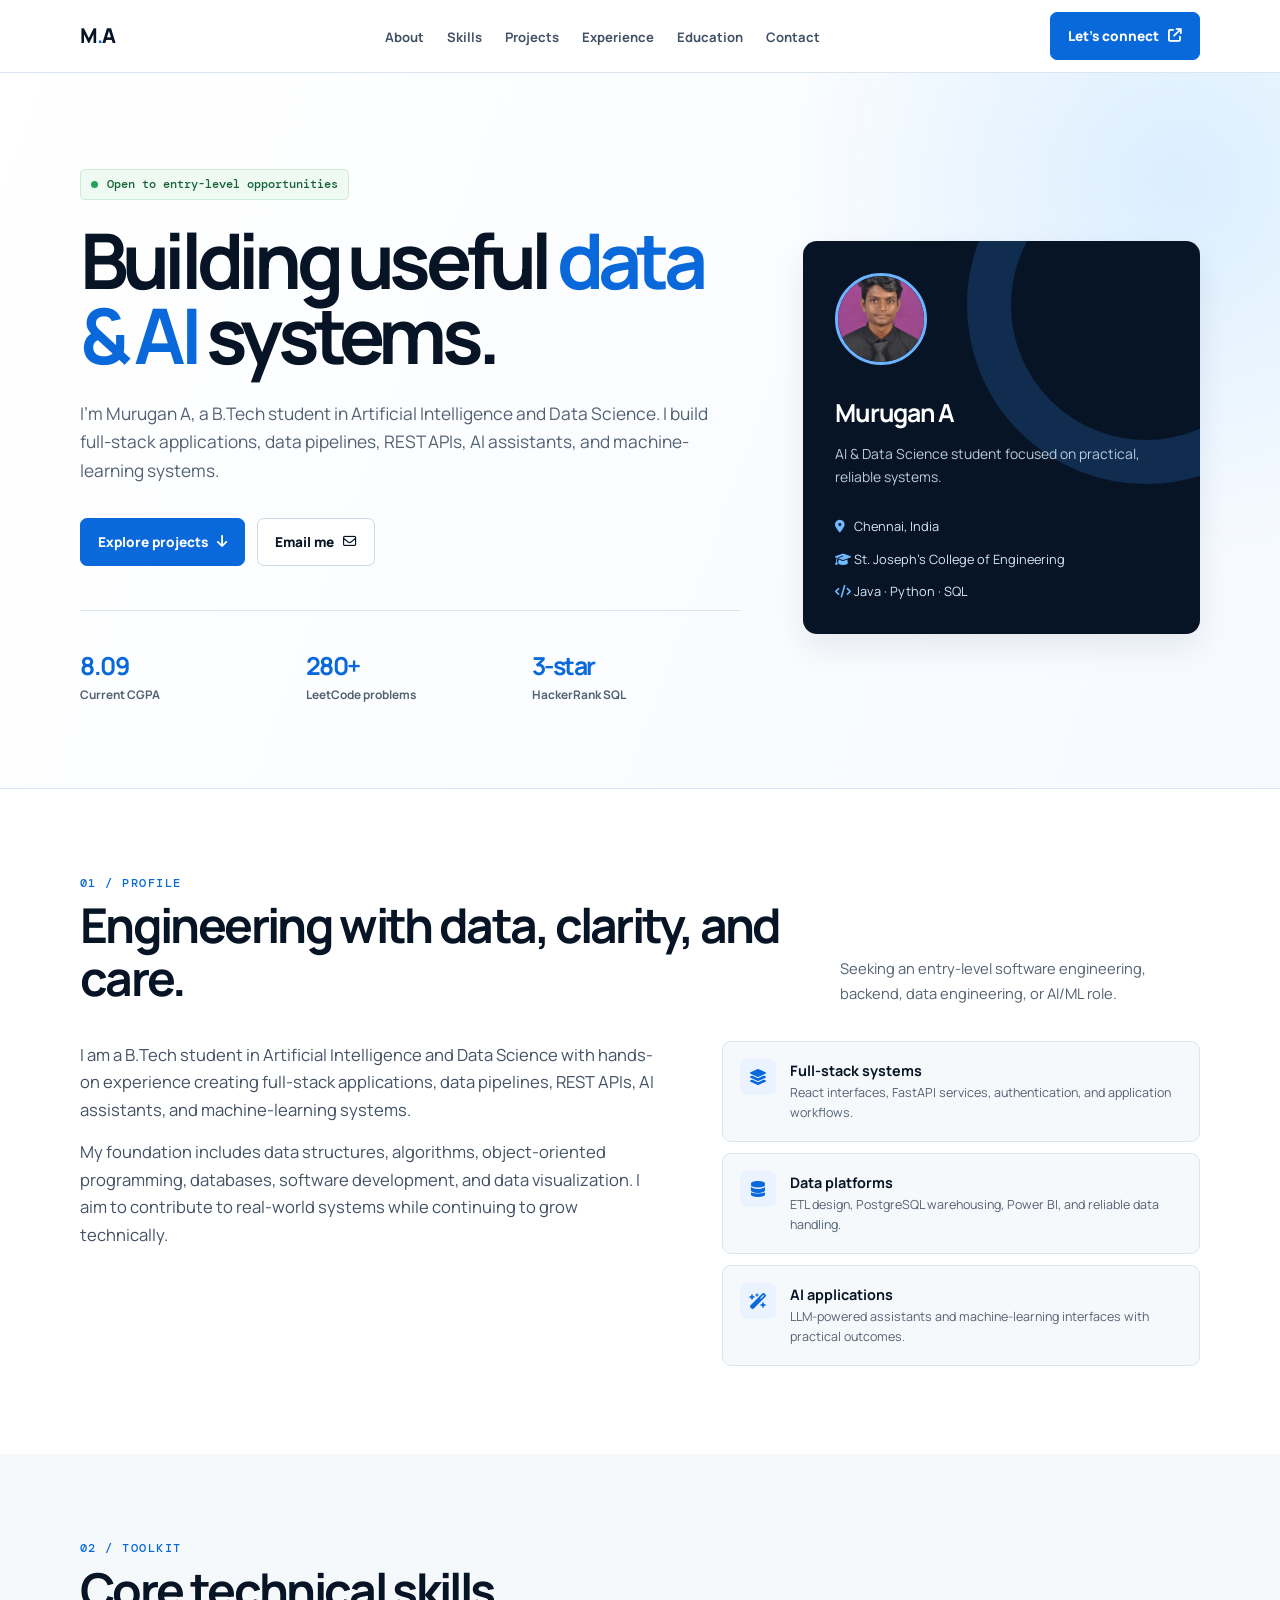
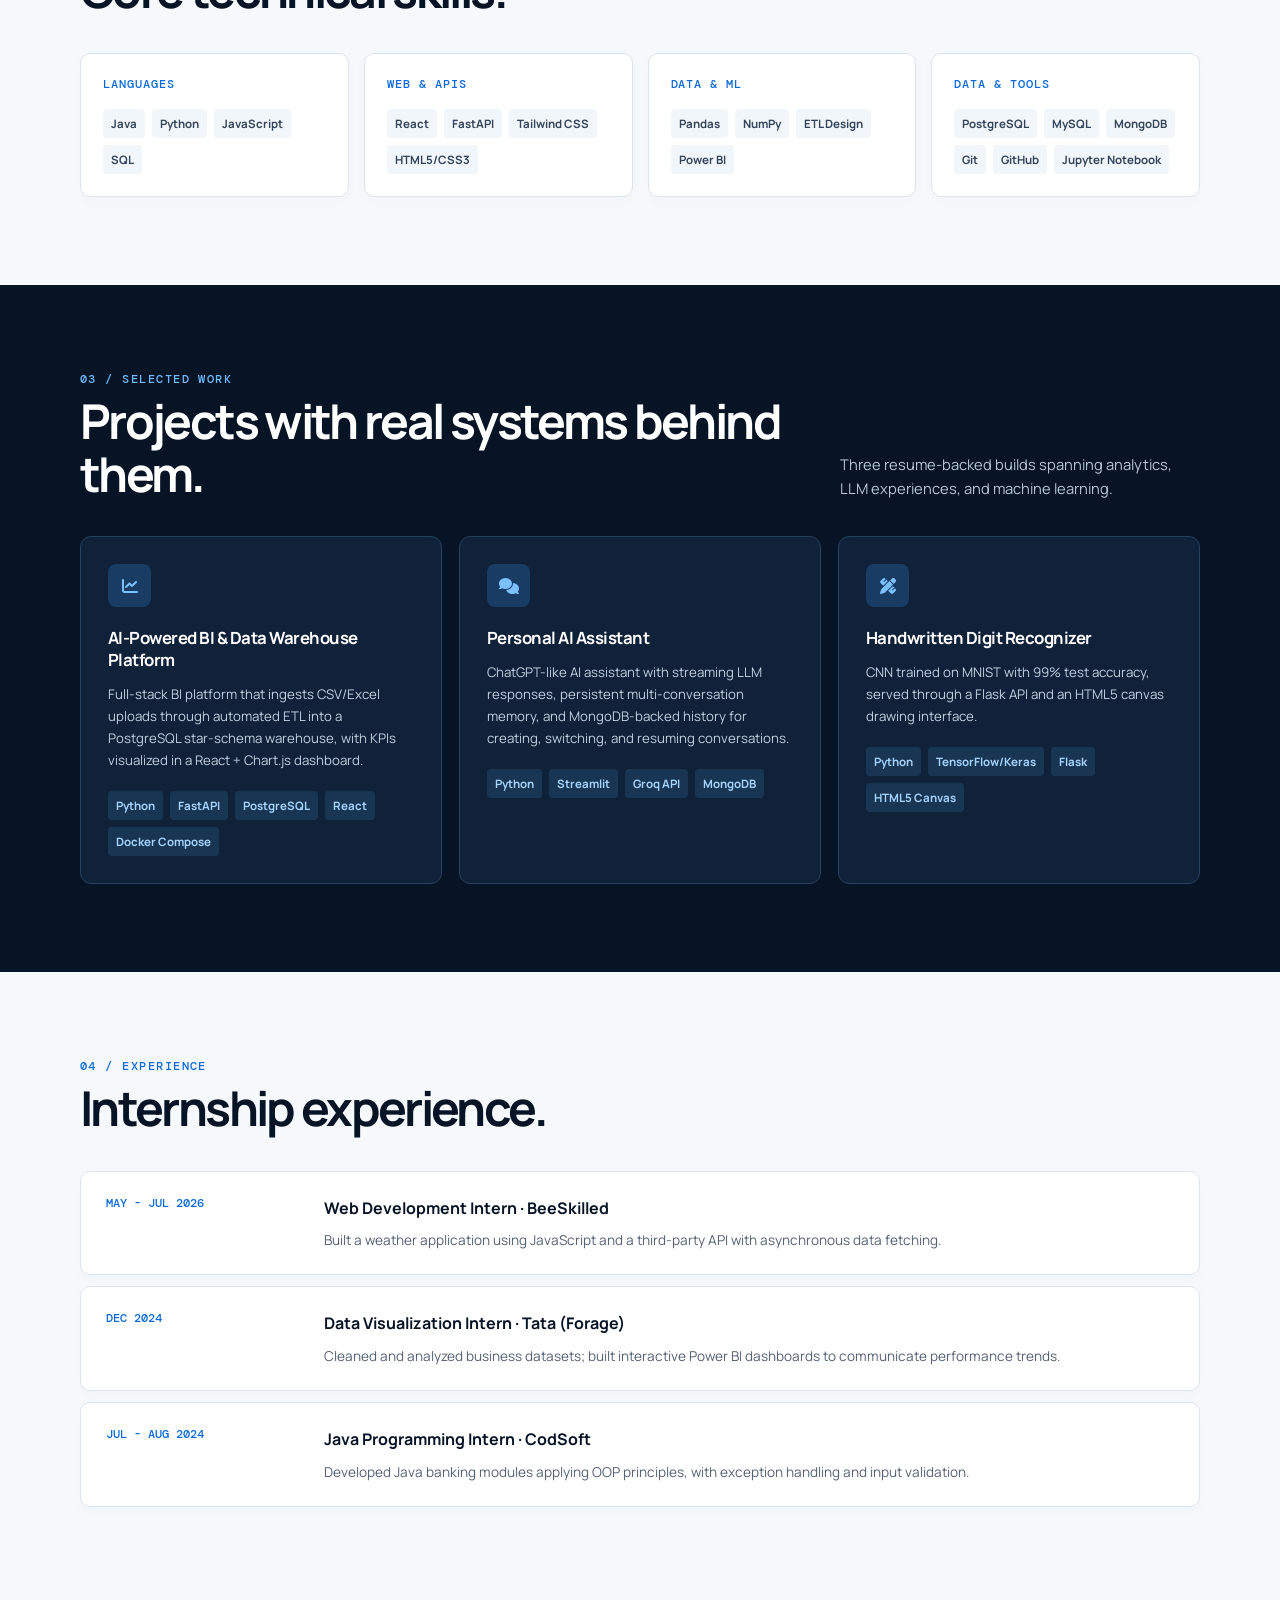
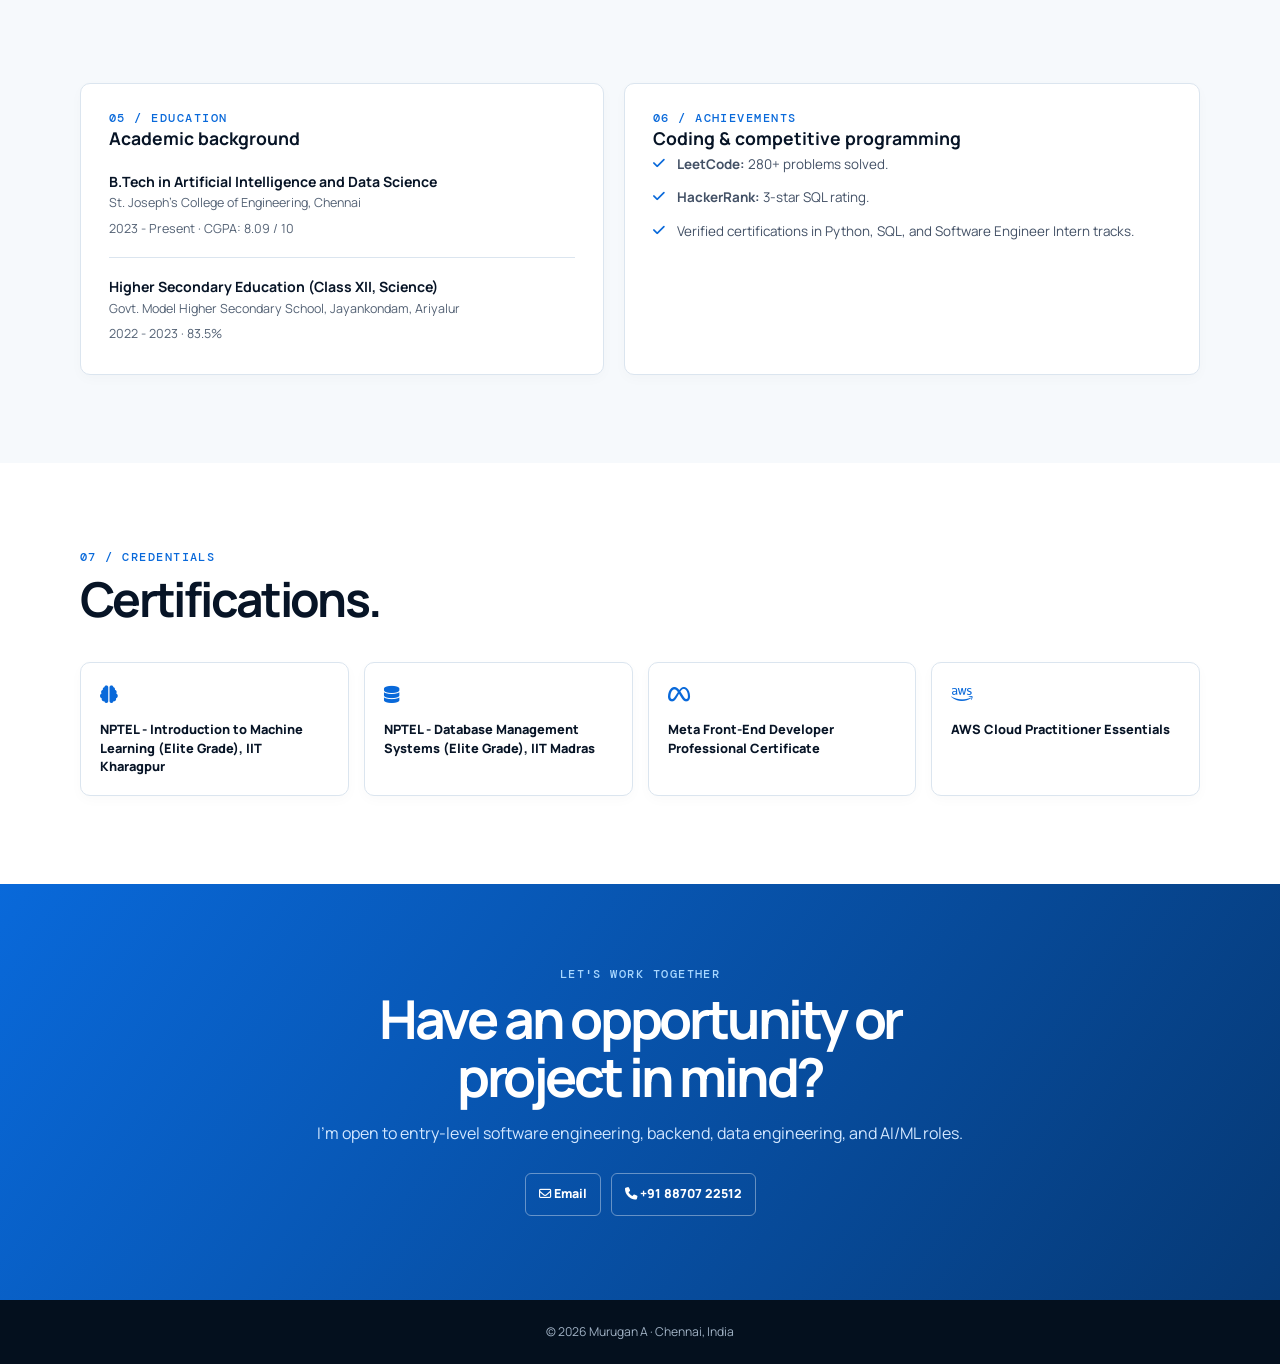
<file: My-Portfolio/index.html>
<!doctype html>
<html lang="en">
  <head>
    <meta charset="utf-8" />
    <meta name="viewport" content="width=device-width,initial-scale=1" />
    <meta
      name="description"
      content="Murugan A - AI and Data Science student portfolio"
    />
    <title>Murugan A | Portfolio</title>

    <link rel="preconnect" href="https://fonts.googleapis.com" />
    <link rel="preconnect" href="https://fonts.gstatic.com" crossorigin />
    <link
      href="https://fonts.googleapis.com/css2?family=DM+Mono:wght@400;500&family=Manrope:wght@400;500;600;700;800&display=swap"
      rel="stylesheet"
    />
    <link
      rel="stylesheet"
      href="https://cdnjs.cloudflare.com/ajax/libs/font-awesome/6.5.2/css/all.min.css"
    />

    <style>
      :root {
        --ink: #071426;
        --blue: #0969da;
        --deep: #0756b3;
        --soft: #eaf3ff;
        --line: #dbe5ef;
        --muted: #536174;
        --white: #fff;
        --canvas: #f6f9fc;
        --shadow: 0 14px 32px #07142614;
      }

      * {
        box-sizing: border-box;
        margin: 0;
      }

      html {
        scroll-behavior: smooth;
      }

      body {
        background: var(--canvas);
        color: var(--ink);
        font: 400 16px/1.65 Manrope, Arial, sans-serif;
      }

      .wrap {
        width: min(1120px, calc(100% - 40px));
        margin: auto;
      }

      a {
        color: inherit;
      }

      .eyebrow {
        color: var(--blue);
        font: 500 0.76rem/1 "DM Mono", monospace;
        letter-spacing: 0.12em;
        text-transform: uppercase;
      }

      .section {
        padding: 88px 0;
      }

      .section-head {
        display: flex;
        justify-content: space-between;
        align-items: end;
        gap: 22px;
        margin-bottom: 36px;
      }

      .section-head h2 {
        margin-top: 10px;
        font-size: clamp(1.9rem, 4vw, 3rem);
        line-height: 1.1;
        letter-spacing: -0.055em;
      }

      .section-copy {
        max-width: 360px;
        color: var(--muted);
        font-size: 0.92rem;
      }

      nav {
        position: sticky;
        top: 0;
        z-index: 10;
        border-bottom: 1px solid var(--line);
        background: #fffffff0;
        backdrop-filter: blur(14px);
      }

      .nav {
        height: 72px;
        display: flex;
        justify-content: space-between;
        align-items: center;
        gap: 20px;
      }

      .brand {
        font-size: 1.28rem;
        font-weight: 800;
        letter-spacing: -0.06em;
        text-decoration: none;
      }

      .brand b {
        color: var(--blue);
      }

      .links {
        display: flex;
        gap: 23px;
        list-style: none;
      }

      .links a {
        color: #435166;
        font-size: 0.82rem;
        font-weight: 700;
        text-decoration: none;
      }

      .links a:hover {
        color: var(--blue);
      }

      .button {
        display: inline-flex;
        justify-content: center;
        align-items: center;
        gap: 9px;
        border: 1px solid var(--blue);
        border-radius: 7px;
        padding: 12px 17px;
        font-size: 0.85rem;
        font-weight: 800;
        text-decoration: none;
        transition: 0.2s;
      }

      .primary {
        color: white;
        background: var(--blue);
      }

      .primary:hover {
        background: var(--deep);
        transform: translateY(-2px);
      }

      .secondary {
        background: white;
        border-color: #cbd7e4;
      }

      .secondary:hover {
        color: var(--blue);
        border-color: var(--blue);
      }

      .menu {
        display: none;
        border: 0;
        background: none;
        font-size: 1.2rem;
      }

      .hero {
        padding: 96px 0 82px;
        background: radial-gradient(
            circle at 92% 15%,
            #dbeeff 0,
            transparent 29%
          ),
          linear-gradient(110deg, #fff, #f6faff);
        border-bottom: 1px solid var(--line);
      }

      .hero-grid {
        display: grid;
        grid-template-columns: 1.25fr 0.75fr;
        gap: 62px;
        align-items: center;
      }

      .available {
        display: inline-flex;
        gap: 9px;
        align-items: center;
        margin-bottom: 22px;
        padding: 7px 10px;
        color: #17633b;
        background: #eefaf2;
        border: 1px solid #ccebd8;
        border-radius: 5px;
        font: 500 0.72rem "DM Mono", monospace;
      }

      .available:before {
        content: "";
        width: 7px;
        height: 7px;
        border-radius: 50%;
        background: #23a559;
      }

      h1 {
        max-width: 700px;
        font-size: clamp(2.8rem, 6vw, 5.3rem);
        line-height: 0.98;
        letter-spacing: -0.075em;
      }

      h1 span {
        color: var(--blue);
      }

      .hero p {
        max-width: 650px;
        margin: 27px 0 33px;
        color: var(--muted);
        font-size: 1.08rem;
      }

      .actions {
        display: flex;
        flex-wrap: wrap;
        gap: 12px;
      }

      .metrics {
        display: grid;
        grid-template-columns: repeat(3, 1fr);
        gap: 16px;
        padding-top: 41px;
        margin-top: 44px;
        border-top: 1px solid var(--line);
      }

      .metric strong {
        display: block;
        color: var(--blue);
        font-size: 1.55rem;
        line-height: 1.1;
        letter-spacing: -0.06em;
      }

      .metric span {
        color: var(--muted);
        font-size: 0.74rem;
        font-weight: 700;
      }

      .profile {
        position: relative;
        overflow: hidden;
        padding: 32px;
        background: var(--ink);
        color: white;
        border-radius: 14px;
        box-shadow: var(--shadow);
      }

      .profile:after {
        content: "";
        position: absolute;
        width: 270px;
        height: 270px;
        right: -125px;
        top: -115px;
        border: 44px solid #3797ff30;
        border-radius: 50%;
      }

      .profile img,
      .profile > * {
        position: relative;
        z-index: 1;
      }

      .profile img {
        width: 92px;
        aspect-ratio: 1;
        object-fit: cover;
        border: 3px solid #6cb4ff;
        border-radius: 50%;
      }

      .profile h2 {
        margin-top: 20px;
        font-size: 1.55rem;
        letter-spacing: -0.05em;
      }

      .profile p {
        margin: 9px 0 28px;
        color: #b8cae0;
        font-size: 0.87rem;
      }

      .meta {
        display: grid;
        gap: 11px;
        color: #d7e6f5;
        font-size: 0.8rem;
      }

      .meta i {
        width: 19px;
        color: #72baff;
      }

      .about {
        background: white;
      }

      .about-grid {
        display: grid;
        grid-template-columns: 1.1fr 0.9fr;
        gap: 58px;
      }

      .about-text {
        color: #435166;
        font-size: 1.04rem;
      }

      .about-text p + p {
        margin-top: 15px;
      }

      .focus-list,
      .timeline,
      .achievements-list {
        display: grid;
        gap: 11px;
      }

      .focus {
        display: flex;
        gap: 14px;
        padding: 17px;
        background: var(--canvas);
        border: 1px solid var(--line);
        border-radius: 9px;
      }

      .focus i {
        display: grid;
        place-items: center;
        flex: 0 0 36px;
        height: 36px;
        color: var(--blue);
        background: var(--soft);
        border-radius: 7px;
      }

      .focus h3 {
        font-size: 0.9rem;
      }

      .focus p {
        color: var(--muted);
        font-size: 0.78rem;
      }

      .grid4 {
        display: grid;
        grid-template-columns: repeat(4, 1fr);
        gap: 15px;
      }

      .card {
        background: white;
        border: 1px solid var(--line);
        border-radius: 10px;
        box-shadow: 0 4px 13px #07142606;
      }

      .skill {
        padding: 22px;
      }

      .skill h3 {
        margin-bottom: 17px;
        color: var(--blue);
        font: 500 0.76rem "DM Mono", monospace;
        letter-spacing: 0.08em;
        text-transform: uppercase;
      }

      .tags {
        display: flex;
        flex-wrap: wrap;
        gap: 7px;
      }

      .tag {
        padding: 5px 8px;
        border-radius: 4px;
        background: #f1f6fb;
        color: #34445a;
        font-size: 0.72rem;
        font-weight: 700;
      }

      .projects {
        background: var(--ink);
        color: white;
      }

      .projects .eyebrow {
        color: #70baff;
      }

      .projects .section-copy {
        color: #b5c6d9;
      }

      .project-grid {
        display: grid;
        grid-template-columns: repeat(3, 1fr);
        gap: 17px;
      }

      .project {
        padding: 27px;
        background: #102239;
        border: 1px solid #25415e;
        border-radius: 11px;
      }

      .project-icon {
        display: grid;
        place-items: center;
        width: 43px;
        height: 43px;
        margin-bottom: 20px;
        background: #183c64;
        color: #7bc1ff;
        border-radius: 8px;
      }

      .project h3 {
        font-size: 1.05rem;
        line-height: 1.3;
        letter-spacing: -0.03em;
      }

      .project p {
        margin: 13px 0 19px;
        color: #c1d0df;
        font-size: 0.83rem;
      }

      .project .tag {
        background: #183653;
        color: #a6d4ff;
      }

      .timeline-item {
        display: grid;
        grid-template-columns: 190px 1fr;
        gap: 28px;
        padding: 23px 25px;
      }

      .date {
        color: var(--blue);
        font: 500 0.73rem/1.5 "DM Mono", monospace;
      }

      .timeline h3 {
        font-size: 1rem;
      }

      .timeline p {
        margin-top: 8px;
        color: var(--muted);
        font-size: 0.85rem;
      }

      .lower {
        display: grid;
        grid-template-columns: 1fr 1.1fr;
        gap: 20px;
      }

      .education,
      .achievements {
        padding: 28px;
      }

      .education h3,
      .achievements h3 {
        font-size: 1.1rem;
      }

      .edu {
        padding: 17px 0;
        border-bottom: 1px solid var(--line);
      }

      .edu:last-child {
        border: 0;
        padding-bottom: 0;
      }

      .edu h4 {
        font-size: 0.88rem;
      }

      .edu p,
      .edu span {
        color: var(--muted);
        font-size: 0.78rem;
      }

      .achievement {
        display: flex;
        gap: 12px;
        color: #435166;
        font-size: 0.84rem;
      }

      .achievement i {
        color: var(--blue);
        margin-top: 4px;
      }

      .cert {
        padding: 19px;
      }

      .cert i {
        color: var(--blue);
        font-size: 1.1rem;
      }

      .cert p {
        margin-top: 12px;
        font-size: 0.8rem;
        font-weight: 800;
        line-height: 1.45;
      }

      .contact {
        padding: 84px 0;
        background: linear-gradient(125deg, #0969da, #063975);
        color: white;
        text-align: center;
      }

      .contact .eyebrow {
        color: #a8d7ff;
      }

      .contact h2 {
        margin: 10px auto 14px;
        max-width: 650px;
        font-size: clamp(2rem, 5vw, 3.35rem);
        line-height: 1.08;
        letter-spacing: -0.06em;
      }

      .contact p {
        color: #d2e7ff;
      }

      .socials {
        display: flex;
        justify-content: center;
        flex-wrap: wrap;
        gap: 10px;
        margin-top: 27px;
      }

      .socials a {
        padding: 10px 13px;
        border: 1px solid #ffffff61;
        border-radius: 6px;
        color: #fff;
        font-size: 0.78rem;
        font-weight: 800;
        text-decoration: none;
      }

      .socials a:hover {
        background: white;
        color: var(--blue);
      }

      footer {
        padding: 22px 0;
        background: #04101e;
        color: #9fb0c3;
        text-align: center;
        font-size: 0.76rem;
      }

      @media (max-width: 900px) {
        .grid4 {
          grid-template-columns: repeat(2, 1fr);
        }

        .project-grid {
          grid-template-columns: 1fr;
        }
      }

      @media (max-width: 720px) {
        .wrap {
          width: min(100% - 32px, 1120px);
        }

        .nav .button {
          display: none;
        }

        .menu {
          display: block;
        }

        .links {
          display: none;
          position: absolute;
          top: 72px;
          left: 0;
          right: 0;
          padding: 18px 20px;
          flex-direction: column;
          background: #fff;
          border-bottom: 1px solid var(--line);
        }

        .links.open {
          display: flex;
        }

        .hero {
          padding: 68px 0 57px;
        }

        .hero-grid,
        .about-grid,
        .lower {
          grid-template-columns: 1fr;
          gap: 34px;
        }

        .profile {
          max-width: 430px;
        }

        .section {
          padding: 68px 0;
        }

        .section-head {
          display: block;
          margin-bottom: 29px;
        }

        .section-copy {
          margin-top: 14px;
        }

        .metrics {
          gap: 9px;
        }

        .metric strong {
          font-size: 1.28rem;
        }

        .timeline-item {
          grid-template-columns: 1fr;
          gap: 9px;
          padding: 20px;
        }
      }

      @media (max-width: 440px) {
        .grid4 {
          grid-template-columns: 1fr;
        }

        h1 {
          font-size: 2.75rem;
        }

        .actions .button {
          width: 100%;
        }
      }
    </style>
  </head>

  <body>
    <nav>
      <div class="wrap nav">
        <a class="brand" href="#home">M<b>.</b>A</a>
        <button class="menu" id="menu" aria-label="Open navigation" aria-expanded="false">
          <i class="fa-solid fa-bars"></i>
        </button>
        <ul class="links" id="links">
          <li><a href="#about">About</a></li>
          <li><a href="#skills">Skills</a></li>
          <li><a href="#projects">Projects</a></li>
          <li><a href="#experience">Experience</a></li>
          <li><a href="#education">Education</a></li>
          <li><a href="#contact">Contact</a></li>
        </ul>
        <a class="button primary" href="mailto:thenmozhimurugan984@gmail.com"
          >Let's connect <i class="fa-solid fa-arrow-up-right-from-square"></i
        ></a>
      </div>
    </nav>

    <main>
      <section class="hero" id="home">
        <div class="wrap hero-grid">
          <div>
            <div class="available">Open to entry-level opportunities</div>
            <h1>Building useful <span>data &amp; AI</span> systems.</h1>
            <p>
              I'm Murugan A, a B.Tech student in Artificial Intelligence and Data
              Science. I build full-stack applications, data pipelines, REST APIs,
              AI assistants, and machine-learning systems.
            </p>
            <div class="actions">
              <a class="button primary" href="#projects"
                >Explore projects <i class="fa-solid fa-arrow-down"></i
              ></a>
              <a class="button secondary" href="mailto:thenmozhimurugan984@gmail.com"
                >Email me <i class="fa-regular fa-envelope"></i
              ></a>
            </div>
            <div class="metrics">
              <div class="metric">
                <strong>8.09</strong>
                <span>Current CGPA</span>
              </div>
              <div class="metric">
                <strong>280+</strong>
                <span>LeetCode problems</span>
              </div>
              <div class="metric">
                <strong>3-star</strong>
                <span>HackerRank SQL</span>
              </div>
            </div>
          </div>

          <aside class="profile">
            <img src="MURUGAN.jpg" alt="Murugan A" />
            <h2>Murugan A</h2>
            <p>AI &amp; Data Science student focused on practical, reliable systems.</p>
            <div class="meta">
              <span><i class="fa-solid fa-location-dot"></i>Chennai, India</span>
              <span>
                <i class="fa-solid fa-graduation-cap"></i>St. Joseph's College of
                Engineering
              </span>
              <span><i class="fa-solid fa-code"></i>Java · Python · SQL</span>
            </div>
          </aside>
        </div>
      </section>

      <section class="section about" id="about">
        <div class="wrap">
          <div class="section-head">
            <div>
              <div class="eyebrow">01 / Profile</div>
              <h2>Engineering with data, clarity, and care.</h2>
            </div>
            <p class="section-copy">
              Seeking an entry-level software engineering, backend, data engineering,
              or AI/ML role.
            </p>
          </div>

          <div class="about-grid">
            <div class="about-text">
              <p>
                I am a B.Tech student in Artificial Intelligence and Data Science with
                hands-on experience creating full-stack applications, data pipelines,
                REST APIs, AI assistants, and machine-learning systems.
              </p>
              <p>
                My foundation includes data structures, algorithms, object-oriented
                programming, databases, software development, and data visualization. I
                aim to contribute to real-world systems while continuing to grow
                technically.
              </p>
            </div>

            <div class="focus-list">
              <div class="focus">
                <i class="fa-solid fa-layer-group"></i>
                <div>
                  <h3>Full-stack systems</h3>
                  <p>
                    React interfaces, FastAPI services, authentication, and application
                    workflows.
                  </p>
                </div>
              </div>

              <div class="focus">
                <i class="fa-solid fa-database"></i>
                <div>
                  <h3>Data platforms</h3>
                  <p>
                    ETL design, PostgreSQL warehousing, Power BI, and reliable data
                    handling.
                  </p>
                </div>
              </div>

              <div class="focus">
                <i class="fa-solid fa-wand-magic-sparkles"></i>
                <div>
                  <h3>AI applications</h3>
                  <p>
                    LLM-powered assistants and machine-learning interfaces with practical
                    outcomes.
                  </p>
                </div>
              </div>
            </div>
          </div>
        </div>
      </section>

      <section class="section" id="skills">
        <div class="wrap">
          <div class="section-head">
            <div>
              <div class="eyebrow">02 / Toolkit</div>
              <h2>Core technical skills.</h2>
            </div>
          </div>

          <div class="grid4">
            <article class="card skill">
              <h3>Languages</h3>
              <div class="tags">
                <span class="tag">Java</span>
                <span class="tag">Python</span>
                <span class="tag">JavaScript</span>
                <span class="tag">SQL</span>
              </div>
            </article>

            <article class="card skill">
              <h3>Web &amp; APIs</h3>
              <div class="tags">
                <span class="tag">React</span>
                <span class="tag">FastAPI</span>
                <span class="tag">Tailwind CSS</span>
                <span class="tag">HTML5/CSS3</span>
              </div>
            </article>

            <article class="card skill">
              <h3>Data &amp; ML</h3>
              <div class="tags">
                <span class="tag">Pandas</span>
                <span class="tag">NumPy</span>
                <span class="tag">ETL Design</span>
                <span class="tag">Power BI</span>
              </div>
            </article>

            <article class="card skill">
              <h3>Data &amp; Tools</h3>
              <div class="tags">
                <span class="tag">PostgreSQL</span>
                <span class="tag">MySQL</span>
                <span class="tag">MongoDB</span>
                <span class="tag">Git</span>
                <span class="tag">GitHub</span>
                <span class="tag">Jupyter Notebook</span>
              </div>
            </article>
          </div>
        </div>
      </section>

      <section class="section projects" id="projects">
        <div class="wrap">
          <div class="section-head">
            <div>
              <div class="eyebrow">03 / Selected work</div>
              <h2>Projects with real systems behind them.</h2>
            </div>
            <p class="section-copy">
              Three resume-backed builds spanning analytics, LLM experiences, and
              machine learning.
            </p>
          </div>

          <div class="project-grid">
            <article class="project">
              <div class="project-icon">
                <i class="fa-solid fa-chart-line"></i>
              </div>
              <h3>AI-Powered BI &amp; Data Warehouse Platform</h3>
              <p>
                Full-stack BI platform that ingests CSV/Excel uploads through automated
                ETL into a PostgreSQL star-schema warehouse, with KPIs visualized in a
                React + Chart.js dashboard.
              </p>
              <div class="tags">
                <span class="tag">Python</span>
                <span class="tag">FastAPI</span>
                <span class="tag">PostgreSQL</span>
                <span class="tag">React</span>
                <span class="tag">Docker Compose</span>
              </div>
            </article>

            <article class="project">
              <div class="project-icon">
                <i class="fa-solid fa-comments"></i>
              </div>
              <h3>Personal AI Assistant</h3>
              <p>
                ChatGPT-like AI assistant with streaming LLM responses, persistent
                multi-conversation memory, and MongoDB-backed history for creating,
                switching, and resuming conversations.
              </p>
              <div class="tags">
                <span class="tag">Python</span>
                <span class="tag">Streamlit</span>
                <span class="tag">Groq API</span>
                <span class="tag">MongoDB</span>
              </div>
            </article>

            <article class="project">
              <div class="project-icon">
                <i class="fa-solid fa-pen-ruler"></i>
              </div>
              <h3>Handwritten Digit Recognizer</h3>
              <p>
                CNN trained on MNIST with 99% test accuracy, served through a Flask API
                and an HTML5 canvas drawing interface.
              </p>
              <div class="tags">
                <span class="tag">Python</span>
                <span class="tag">TensorFlow/Keras</span>
                <span class="tag">Flask</span>
                <span class="tag">HTML5 Canvas</span>
              </div>
            </article>
          </div>
        </div>
      </section>

      <section class="section" id="experience">
        <div class="wrap">
          <div class="section-head">
            <div>
              <div class="eyebrow">04 / Experience</div>
              <h2>Internship experience.</h2>
            </div>
          </div>

          <div class="timeline">
            <article class="card timeline-item">
              <div class="date">MAY - JUL 2026</div>
              <div>
                <h3>Web Development Intern · BeeSkilled</h3>
                <p>
                  Built a weather application using JavaScript and a third-party API
                  with asynchronous data fetching.
                </p>
              </div>
            </article>

            <article class="card timeline-item">
              <div class="date">DEC 2024</div>
              <div>
                <h3>Data Visualization Intern · Tata (Forage)</h3>
                <p>
                  Cleaned and analyzed business datasets; built interactive Power BI
                  dashboards to communicate performance trends.
                </p>
              </div>
            </article>

            <article class="card timeline-item">
              <div class="date">JUL - AUG 2024</div>
              <div>
                <h3>Java Programming Intern · CodSoft</h3>
                <p>
                  Developed Java banking modules applying OOP principles, with
                  exception handling and input validation.
                </p>
              </div>
            </article>
          </div>
        </div>
      </section>

      <section class="section" id="education">
        <div class="wrap lower">
          <article class="card education">
            <div class="eyebrow">05 / Education</div>
            <h3>Academic background</h3>

            <div class="edu">
              <h4>B.Tech in Artificial Intelligence and Data Science</h4>
              <p>St. Joseph's College of Engineering, Chennai</p>
              <span>2023 - Present · CGPA: 8.09 / 10</span>
            </div>

            <div class="edu">
              <h4>Higher Secondary Education (Class XII, Science)</h4>
              <p>Govt. Model Higher Secondary School, Jayankondam, Ariyalur</p>
              <span>2022 - 2023 · 83.5%</span>
            </div>
          </article>

          <article class="card achievements">
            <div class="eyebrow">06 / Achievements</div>
            <h3>Coding &amp; competitive programming</h3>

            <div class="achievements-list">
              <div class="achievement">
                <i class="fa-solid fa-check"></i>
                <span><strong>LeetCode:</strong> 280+ problems solved.</span>
              </div>
              <div class="achievement">
                <i class="fa-solid fa-check"></i>
                <span><strong>HackerRank:</strong> 3-star SQL rating.</span>
              </div>
              <div class="achievement">
                <i class="fa-solid fa-check"></i>
                <span>
                  Verified certifications in Python, SQL, and Software Engineer Intern
                  tracks.
                </span>
              </div>
            </div>
          </article>
        </div>
      </section>

      <section class="section about">
        <div class="wrap">
          <div class="section-head">
            <div>
              <div class="eyebrow">07 / Credentials</div>
              <h2>Certifications.</h2>
            </div>
          </div>

          <div class="grid4">
            <article class="card cert">
              <i class="fa-solid fa-brain"></i>
              <p>NPTEL - Introduction to Machine Learning (Elite Grade), IIT Kharagpur</p>
            </article>

            <article class="card cert">
              <i class="fa-solid fa-database"></i>
              <p>NPTEL - Database Management Systems (Elite Grade), IIT Madras</p>
            </article>

            <article class="card cert">
              <i class="fa-brands fa-meta"></i>
              <p>Meta Front-End Developer Professional Certificate</p>
            </article>

            <article class="card cert">
              <i class="fa-brands fa-aws"></i>
              <p>AWS Cloud Practitioner Essentials</p>
            </article>
          </div>
        </div>
      </section>

      <section class="contact" id="contact">
        <div class="wrap">
          <div class="eyebrow">Let's work together</div>
          <h2>Have an opportunity or project in mind?</h2>
          <p>
            I'm open to entry-level software engineering, backend, data engineering,
            and AI/ML roles.
          </p>

          <div class="socials">
            <a href="mailto:thenmozhimurugan984@gmail.com">
              <i class="fa-regular fa-envelope"></i> Email
            </a>
            <a href="tel:+918870722512"><i class="fa-solid fa-phone"></i> +91 88707 22512</a>
          </div>
        </div>
      </section>
    </main>

    <footer>
      <div class="wrap">© 2026 Murugan A · Chennai, India</div>
    </footer>

    <script>
      const m = document.querySelector('#menu'),
        l = document.querySelector('#links');

      m.addEventListener('click', () => {
        let o = l.classList.toggle('open');
        m.setAttribute('aria-expanded', o);
      });

      l.querySelectorAll('a').forEach((a) =>
        a.addEventListener('click', () => {
          l.classList.remove('open');
          m.setAttribute('aria-expanded', 'false');
        })
      );
    </script>
  </body>
</html>
</file>
